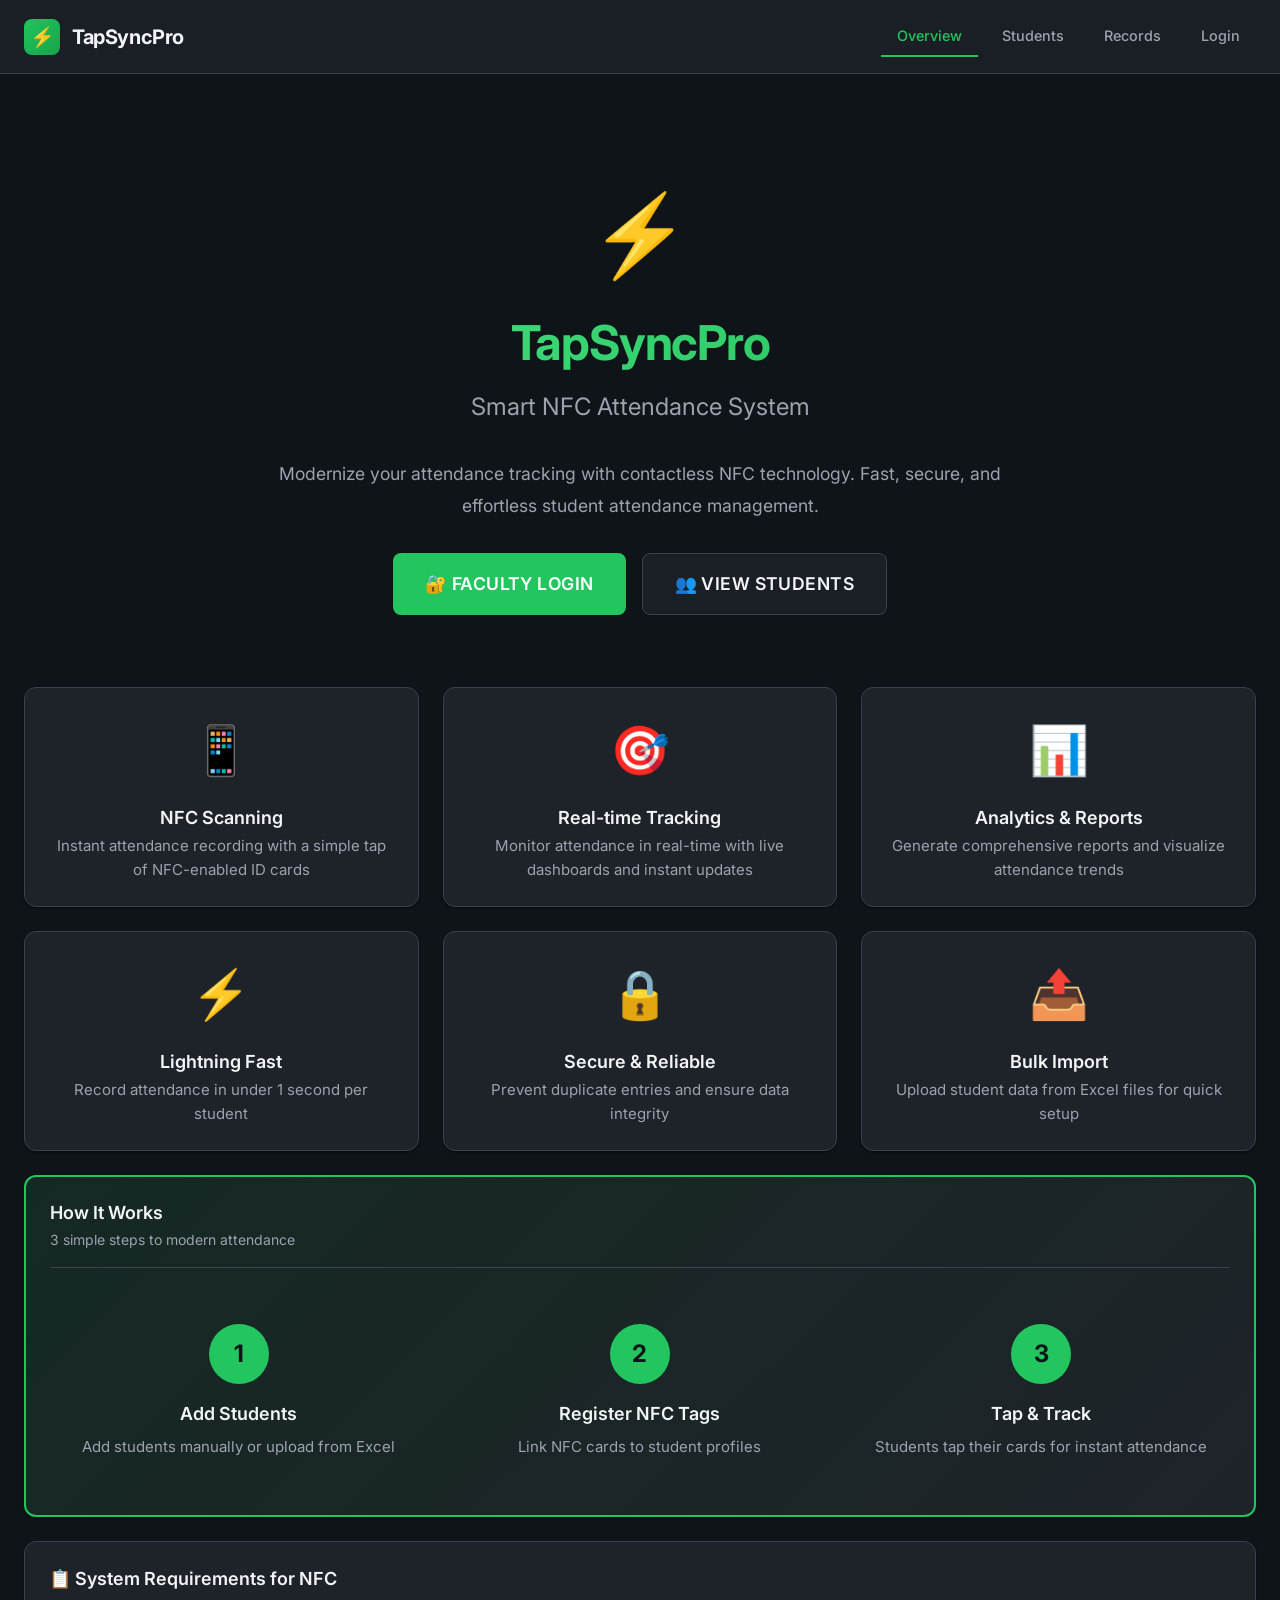
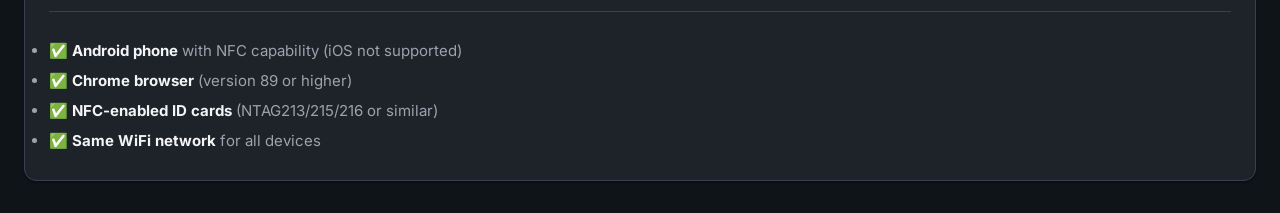
<file: src/static/index.html>
<!DOCTYPE html>
<html lang="en">

<head>
    <meta charset="UTF-8">
    <meta name="viewport" content="width=device-width, initial-scale=1.0">
    <title>TapSyncPro - Smart NFC Attendance System</title>
    <meta name="description" content="Modern NFC-based attendance system for educational institutions">
    <link href="https://fonts.googleapis.com/css2?family=Inter:wght@400;500;600;700&display=swap" rel="stylesheet">
    <link rel="stylesheet" href="css/styles-pro.css">
</head>

<body>
    <header class="header">
        <div class="container">
            <div class="header-content">
                <a href="index.html" class="logo">
                    <div class="logo-icon">⚡</div>
                    <span>TapSyncPro</span>
                </a>
                <nav class="nav">
                    <a href="index.html" class="nav-link active">Overview</a>
                    <a href="students.html" class="nav-link">Students</a>
                    <a href="attendance-records.html" class="nav-link">Records</a>
                    <a href="login.html" class="nav-link">Login</a>
                </nav>
            </div>
        </div>
    </header>

    <main class="main">
        <div class="container">
            <!-- Hero Section -->
            <div style="text-align: center; padding: 4rem 0 3rem; max-width: 800px; margin: 0 auto;">
                <div style="font-size: 5rem; margin-bottom: 1rem;">⚡</div>
                <h1
                    style="font-size: 3rem; margin-bottom: 1rem; background: linear-gradient(135deg, #4ade80 0%, #22c55e 100%); -webkit-background-clip: text; background-clip: text; -webkit-text-fill-color: transparent;">
                    TapSyncPro
                </h1>
                <p style="font-size: 1.5rem; color: var(--text-secondary); margin-bottom: 2rem;">
                    Smart NFC Attendance System
                </p>
                <p style="color: var(--text-secondary); font-size: 1.1rem; line-height: 1.8;">
                    Modernize your attendance tracking with contactless NFC technology.
                    Fast, secure, and effortless student attendance management.
                </p>
                <div style="margin-top: 2rem; display: flex; gap: 1rem; justify-content: center; flex-wrap: wrap;">
                    <a href="login.html" class="btn btn-primary" style="font-size: 1.1rem; padding: 1rem 2rem;">
                        🔐 Faculty Login
                    </a>
                    <a href="students.html" class="btn btn-secondary" style="font-size: 1.1rem; padding: 1rem 2rem;">
                        👥 View Students
                    </a>
                </div>
            </div>

            <!-- Features -->
            <div class="grid grid-3 mt-3">
                <div class="card" style="text-align: center;">
                    <div style="font-size: 3rem; margin-bottom: 1rem;">📱</div>
                    <h3 class="card-title">NFC Scanning</h3>
                    <p style="color: var(--text-secondary); line-height: 1.6;">
                        Instant attendance recording with a simple tap of NFC-enabled ID cards
                    </p>
                </div>

                <div class="card" style="text-align: center;">
                    <div style="font-size: 3rem; margin-bottom: 1rem;">🎯</div>
                    <h3 class="card-title">Real-time Tracking</h3>
                    <p style="color: var(--text-secondary); line-height: 1.6;">
                        Monitor attendance in real-time with live dashboards and instant updates
                    </p>
                </div>

                <div class="card" style="text-align: center;">
                    <div style="font-size: 3rem; margin-bottom: 1rem;">📊</div>
                    <h3 class="card-title">Analytics & Reports</h3>
                    <p style="color: var(--text-secondary); line-height: 1.6;">
                        Generate comprehensive reports and visualize attendance trends
                    </p>
                </div>

                <div class="card" style="text-align: center;">
                    <div style="font-size: 3rem; margin-bottom: 1rem;">⚡</div>
                    <h3 class="card-title">Lightning Fast</h3>
                    <p style="color: var(--text-secondary); line-height: 1.6;">
                        Record attendance in under 1 second per student
                    </p>
                </div>

                <div class="card" style="text-align: center;">
                    <div style="font-size: 3rem; margin-bottom: 1rem;">🔒</div>
                    <h3 class="card-title">Secure & Reliable</h3>
                    <p style="color: var(--text-secondary); line-height: 1.6;">
                        Prevent duplicate entries and ensure data integrity
                    </p>
                </div>

                <div class="card" style="text-align: center;">
                    <div style="font-size: 3rem; margin-bottom: 1rem;">📤</div>
                    <h3 class="card-title">Bulk Import</h3>
                    <p style="color: var(--text-secondary); line-height: 1.6;">
                        Upload student data from Excel files for quick setup
                    </p>
                </div>
            </div>

            <!-- How It Works -->
            <div class="card mt-3"
                style="background: linear-gradient(135deg, rgba(74, 222, 128, 0.1) 0%, var(--bg-card) 100%); border: 2px solid var(--primary);">
                <div class="card-header">
                    <h2 class="card-title">How It Works</h2>
                    <p class="card-subtitle">3 simple steps to modern attendance</p>
                </div>
                <div class="grid grid-3">
                    <div style="text-align: center; padding: 2rem 1rem;">
                        <div
                            style="width: 60px; height: 60px; border-radius: 50%; background: var(--primary); color: var(--bg-primary); display: flex; align-items: center; justify-content: center; font-size: 1.5rem; font-weight: 700; margin: 0 auto 1rem;">
                            1</div>
                        <h4>Add Students</h4>
                        <p style="color: var(--text-secondary); margin-top: 0.5rem;">
                            Add students manually or upload from Excel
                        </p>
                    </div>
                    <div style="text-align: center; padding: 2rem 1rem;">
                        <div
                            style="width: 60px; height: 60px; border-radius: 50%; background: var(--primary); color: var(--bg-primary); display: flex; align-items: center; justify-content: center; font-size: 1.5rem; font-weight: 700; margin: 0 auto 1rem;">
                            2</div>
                        <h4>Register NFC Tags</h4>
                        <p style="color: var(--text-secondary); margin-top: 0.5rem;">
                            Link NFC cards to student profiles
                        </p>
                    </div>
                    <div style="text-align: center; padding: 2rem 1rem;">
                        <div
                            style="width: 60px; height: 60px; border-radius: 50%; background: var(--primary); color: var(--bg-primary); display: flex; align-items: center; justify-content: center; font-size: 1.5rem; font-weight: 700; margin: 0 auto 1rem;">
                            3</div>
                        <h4>Tap & Track</h4>
                        <p style="color: var(--text-secondary); margin-top: 0.5rem;">
                            Students tap their cards for instant attendance
                        </p>
                    </div>
                </div>
            </div>

            <!-- System Requirements -->
            <div class="card mt-3">
                <div class="card-header">
                    <h3 class="card-title">📋 System Requirements for NFC</h3>
                </div>
                <ul style="line-height: 2; color: var(--text-secondary);">
                    <li>✅ <strong style="color: var(--text-primary);">Android phone</strong> with NFC capability (iOS
                        not supported)</li>
                    <li>✅ <strong style="color: var(--text-primary);">Chrome browser</strong> (version 89 or higher)
                    </li>
                    <li>✅ <strong style="color: var(--text-primary);">NFC-enabled ID cards</strong> (NTAG213/215/216 or
                        similar)</li>
                    <li>✅ <strong style="color: var(--text-primary);">Same WiFi network</strong> for all devices</li>
                </ul>
            </div>
        </div>
    </main>

    <script src="js/app.js"></script>
</body>

</html>
</file>
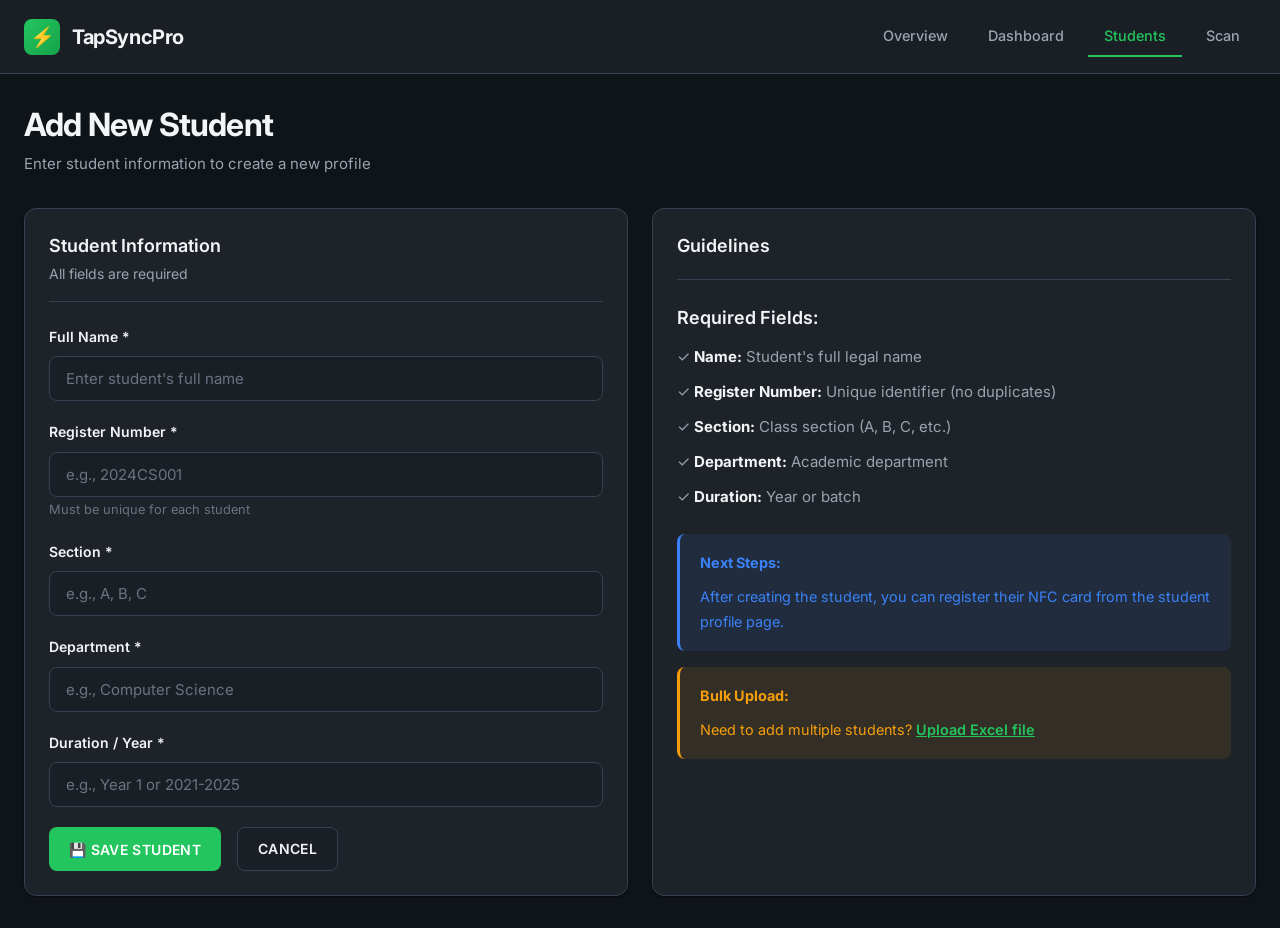
<file: src/static/add-student.html>
<!DOCTYPE html>
<html lang="en">

<head>
    <meta charset="UTF-8">
    <meta name="viewport" content="width=device-width, initial-scale=1.0">
    <title>Add Student - TapSyncPro</title>
    <link rel="stylesheet" href="css/styles-pro.css">
</head>

<body>
    <header class="header">
        <div class="container">
            <div class="header-content">
                <a href="index.html" class="logo">
                    <div class="logo-icon">⚡</div>
                    <span>TapSyncPro</span>
                </a>
                <nav class="nav">
                    <a href="index.html" class="nav-link">Overview</a>
                    <a href="dashboard.html" class="nav-link">Dashboard</a>
                    <a href="students.html" class="nav-link active">Students</a>
                    <a href="scan-attendance.html" class="nav-link">Scan</a>
                </nav>
            </div>
        </div>
    </header>

    <main class="main">
        <div class="container">
            <div style="margin-bottom: 2rem;">
                <h1>Add New Student</h1>
                <p style="color: var(--text-secondary); margin-top: 0.5rem;">Enter student information to create a new
                    profile</p>
            </div>

            <div id="alert-container"></div>

            <div class="grid grid-2">
                <div class="card">
                    <div class="card-header">
                        <h3 class="card-title">Student Information</h3>
                        <p class="card-subtitle">All fields are required</p>
                    </div>

                    <form id="student-form">
                        <div class="form-group">
                            <label class="form-label">Full Name *</label>
                            <input type="text" id="name" class="form-input" placeholder="Enter student's full name"
                                required>
                        </div>

                        <div class="form-group">
                            <label class="form-label">Register Number *</label>
                            <input type="text" id="register_number" class="form-input" placeholder="e.g., 2024CS001"
                                required>
                            <small style="color: var(--text-muted); font-size: 0.8rem;">Must be unique for each
                                student</small>
                        </div>

                        <div class="form-group">
                            <label class="form-label">Section *</label>
                            <input type="text" id="section" class="form-input" placeholder="e.g., A, B, C" required
                                maxlength="10">
                        </div>

                        <div class="form-group">
                            <label class="form-label">Department *</label>
                            <input type="text" id="department" class="form-input" placeholder="e.g., Computer Science"
                                required>
                        </div>

                        <div class="form-group">
                            <label class="form-label">Duration / Year *</label>
                            <input type="text" id="duration" class="form-input" placeholder="e.g., Year 1 or 2021-2025"
                                required>
                        </div>

                        <div class="flex gap-2">
                            <button type="submit" class="btn btn-primary" id="submit-btn">
                                💾 Save Student
                            </button>
                            <a href="students.html" class="btn btn-secondary">Cancel</a>
                        </div>
                    </form>
                </div>

                <div class="card">
                    <div class="card-header">
                        <h3 class="card-title">Guidelines</h3>
                    </div>
                    <div style="line-height: 1.8; color: var(--text-secondary);">
                        <h4 style="margin-bottom: 0.75rem; color: var(--text-primary);">Required Fields:</h4>
                        <ul style="list-style: none; padding-left: 0;">
                            <li style="margin-bottom: 0.5rem;">✓ <strong
                                    style="color: var(--text-primary);">Name:</strong> Student's full legal name</li>
                            <li style="margin-bottom: 0.5rem;">✓ <strong style="color: var(--text-primary);">Register
                                    Number:</strong> Unique identifier (no duplicates)</li>
                            <li style="margin-bottom: 0.5rem;">✓ <strong
                                    style="color: var(--text-primary);">Section:</strong> Class section (A, B, C, etc.)
                            </li>
                            <li style="margin-bottom: 0.5rem;">✓ <strong
                                    style="color: var(--text-primary);">Department:</strong> Academic department</li>
                            <li style="margin-bottom: 0.5rem;">✓ <strong
                                    style="color: var(--text-primary);">Duration:</strong> Year or batch</li>
                        </ul>

                        <div class="alert alert-info" style="margin-top: 1.5rem;">
                            <div>
                                <strong>Next Steps:</strong>
                                <p style="margin-top: 0.5rem;">After creating the student, you can register their NFC
                                    card from the student profile page.</p>
                            </div>
                        </div>

                        <div class="alert alert-warning" style="margin-top: 1rem;">
                            <div>
                                <strong>Bulk Upload:</strong>
                                <p style="margin-top: 0.5rem;">Need to add multiple students? <a
                                        href="upload-students.html"
                                        style="color: var(--primary); font-weight: 600;">Upload Excel file</a></p>
                            </div>
                        </div>
                    </div>
                </div>
            </div>
        </div>
    </main>

    <script src="js/app.js"></script>
    <script>
        const form = document.getElementById('student-form');
        const submitBtn = document.getElementById('submit-btn');
        const alertContainer = document.getElementById('alert-container');

        // Show alert function
        function showAlert(message, type = 'success') {
            const alert = document.createElement('div');
            alert.className = `alert alert-${type}`;
            alert.innerHTML = `
                <div>
                    <strong>${type === 'success' ? '✓ Success!' : '✗ Error!'}</strong>
                    <p style="margin-top: 0.25rem;">${message}</p>
                </div>
            `;
            alertContainer.innerHTML = '';
            alertContainer.appendChild(alert);

            // Scroll to top to show alert
            window.scrollTo({ top: 0, behavior: 'smooth' });

            // Auto-dismiss success alerts
            if (type === 'success') {
                setTimeout(() => {
                    alert.remove();
                }, 5000);
            }
        }

        form.addEventListener('submit', async (e) => {
            e.preventDefault();

            // Get form data
            const formData = {
                name: document.getElementById('name').value.trim(),
                register_number: document.getElementById('register_number').value.trim(),
                section: document.getElementById('section').value.trim(),
                department: document.getElementById('department').value.trim(),
                duration: document.getElementById('duration').value.trim()
            };

            // Validate all fields
            const errors = [];
            if (!formData.name) errors.push('Name is required');
            if (!formData.register_number) errors.push('Register number is required');
            if (!formData.section) errors.push('Section is required');
            if (!formData.department) errors.push('Department is required');
            if (!formData.duration) errors.push('Duration is required');

            if (errors.length > 0) {
                showAlert(errors.join('<br>'), 'error');
                return;
            }

            // Disable button
            submitBtn.disabled = true;
            submitBtn.innerHTML = '⏳ Saving...';

            try {
                const response = await APIClient.createStudent(formData);

                showAlert('Student created successfully! Redirecting to profile...', 'success');

                // Reset form
                form.reset();

                // Redirect to student profile after 1.5 seconds
                setTimeout(() => {
                    window.location.href = `student-profile.html?id=${response.student.id}`;
                }, 1500);

            } catch (error) {
                showAlert(error.message || 'Failed to create student. Please try again.', 'error');

                // Re-enable button
                submitBtn.disabled = false;
                submitBtn.innerHTML = '💾 Save Student';
            }
        });

        // Real-time validation
        const registerInput = document.getElementById('register_number');
        registerInput.addEventListener('blur', () => {
            const value = registerInput.value.trim();
            if (value && value.length < 3) {
                registerInput.style.borderColor = 'var(--error)';
            } else {
                registerInput.style.borderColor = '';
            }
        });
    </script>
</body>

</html>
</file>
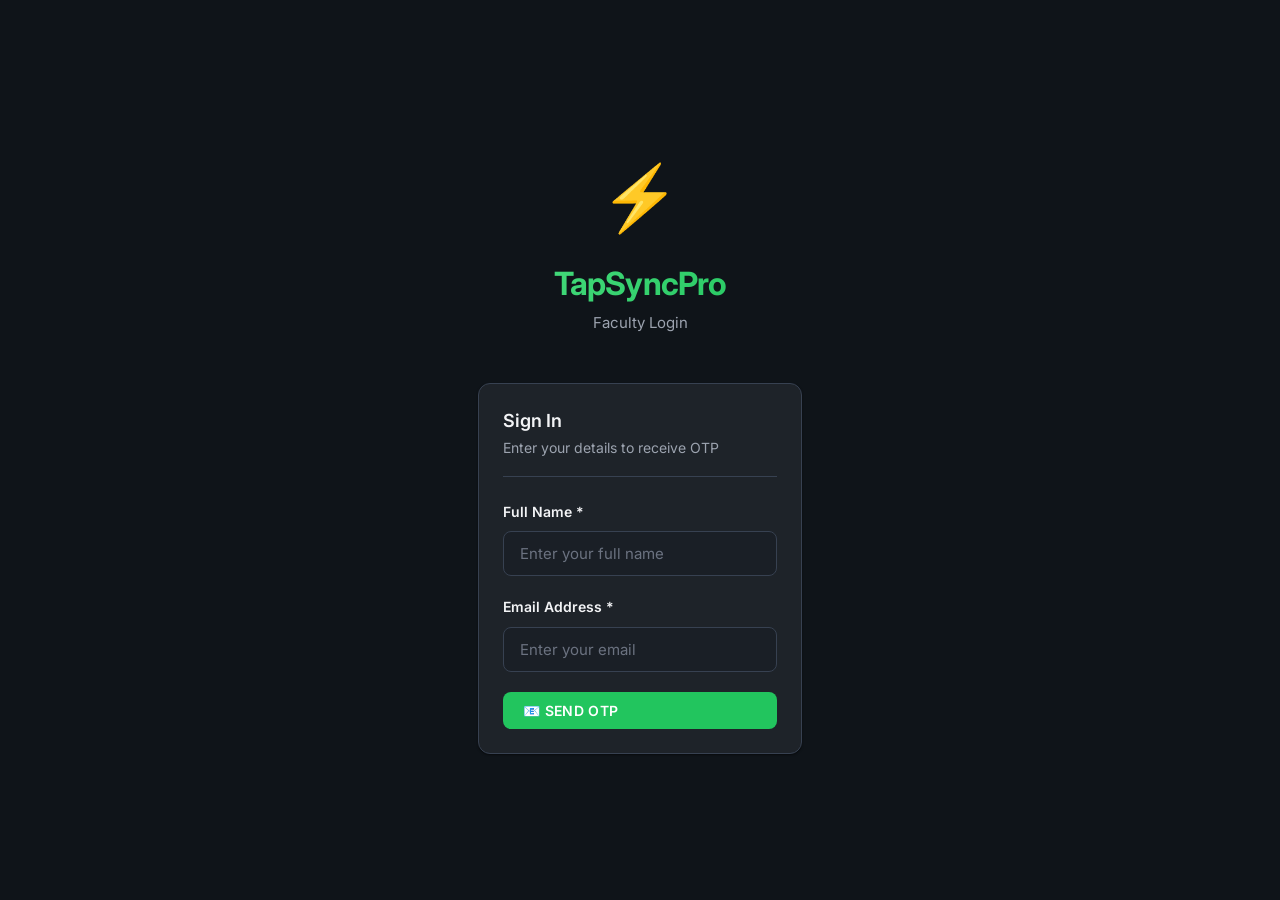
<file: src/static/login.html>
<!DOCTYPE html>
<html lang="en">

<head>
    <meta charset="UTF-8">
    <meta name="viewport" content="width=device-width, initial-scale=1.0">
    <title>Faculty Login - TapSyncPro</title>
    <meta name="description" content="Faculty login for TapSyncPro attendance system">
    <link href="https://fonts.googleapis.com/css2?family=Inter:wght@400;500;600;700&display=swap" rel="stylesheet">
    <link rel="stylesheet" href="css/styles-pro.css">
</head>

<body>
    <div class="main"
        style="min-height: 100vh; display: flex; align-items: center; justify-content: center; padding: 2rem;">
        <div class="container" style="max-width: 500px;">
            <!-- Logo -->
            <div style="text-align: center; margin-bottom: 3rem;">
                <div style="font-size: 4rem; margin-bottom: 1rem;">⚡</div>
                <h1
                    style="background: linear-gradient(135deg, #4ade80 0%, #22c55e 100%); -webkit-background-clip: text; background-clip: text; -webkit-text-fill-color: transparent; margin-bottom: 0.5rem;">
                    TapSyncPro
                </h1>
                <p style="color: var(--text-secondary);">Faculty Login</p>
            </div>

            <!-- Login Form -->
            <div class="card" id="login-form">
                <div class="card-header">
                    <h3 class="card-title">Sign In</h3>
                    <p class="card-subtitle">Enter your details to receive OTP</p>
                </div>

                <div class="form-group">
                    <label class="form-label">Full Name *</label>
                    <input type="text" id="faculty-name" class="form-input" placeholder="Enter your full name" required>
                </div>

                <div class="form-group">
                    <label class="form-label">Email Address *</label>
                    <input type="email" id="faculty-email" class="form-input" placeholder="Enter your email" required>
                </div>

                <button onclick="requestOTP()" class="btn btn-primary" style="width: 100%;">
                    📧 Send OTP
                </button>
            </div>

            <!-- OTP Verification Form -->
            <div class="card hidden" id="otp-form">
                <div class="card-header">
                    <h3 class="card-title">Verify OTP</h3>
                    <p class="card-subtitle">Enter the 6-digit code sent to your email</p>
                </div>

                <div class="alert alert-info" id="otp-display" style="margin-bottom: 1.5rem;">
                    <strong>Your OTP:</strong> <span id="otp-code"
                        style="font-size: 1.5rem; letter-spacing: 0.2em;">------</span>
                    <br><small style="color: var(--text-secondary);">In production, this would be sent to your
                        email</small>
                </div>

                <div class="form-group">
                    <label class="form-label">Enter OTP *</label>
                    <input type="text" id="otp-input" class="form-input" placeholder="Enter 6-digit OTP" maxlength="6"
                        style="font-size: 1.5rem; letter-spacing: 0.5em; text-align: center;">
                </div>

                <div class="form-group">
                    <label style="display: flex; align-items: center; gap: 0.5rem; cursor: pointer;">
                        <input type="checkbox" id="remember-me" style="width: 18px; height: 18px; cursor: pointer;">
                        <span>Remember me for 30 days</span>
                    </label>
                </div>

                <div style="display: flex; gap: 1rem;">
                    <button onclick="backToLogin()" class="btn btn-secondary" style="flex: 1;">
                        ← Back
                    </button>
                    <button onclick="verifyOTP()" class="btn btn-primary" style="flex: 2;">
                        ✓ Verify & Login
                    </button>
                </div>
            </div>
        </div>
    </div>

    <script src="js/app.js"></script>
    <script>
        let currentEmail = '';
        let currentName = '';
        let generatedOTP = '';

        // Check for remember token on page load
        window.addEventListener('DOMContentLoaded', () => {
            checkRememberToken();
        });

        async function checkRememberToken() {
            const savedEmail = localStorage.getItem('faculty_email');
            const savedToken = localStorage.getItem('remember_token');

            if (savedEmail && savedToken) {
                try {
                    const response = await fetch('/api/faculty/verify-token', {
                        method: 'POST',
                        headers: { 'Content-Type': 'application/json' },
                        body: JSON.stringify({
                            email: savedEmail,
                            token: savedToken
                        })
                    });

                    if (response.ok) {
                        const data = await response.json();
                        // Store faculty info and redirect
                        sessionStorage.setItem('faculty_info', JSON.stringify(data.faculty));
                        window.location.href = 'scan-attendance.html';
                    } else {
                        // Token expired or invalid, clear storage
                        localStorage.removeItem('faculty_email');
                        localStorage.removeItem('remember_token');
                    }
                } catch (error) {
                    console.error('Token verification failed:', error);
                }
            }
        }

        async function requestOTP() {
            currentName = document.getElementById('faculty-name').value.trim();
            currentEmail = document.getElementById('faculty-email').value.trim();

            if (!currentName) {
                UI.showAlert('Please enter your name', 'error');
                return;
            }

            if (!currentEmail) {
                UI.showAlert('Please enter your email', 'error');
                return;
            }

            // Basic email validation
            const emailRegex = /^[^\s@]+@[^\s@]+\.[^\s@]+$/;
            if (!emailRegex.test(currentEmail)) {
                UI.showAlert('Please enter a valid email address', 'error');
                return;
            }

            try {
                const response = await fetch('/api/faculty/login', {
                    method: 'POST',
                    headers: { 'Content-Type': 'application/json' },
                    body: JSON.stringify({
                        name: currentName,
                        email: currentEmail
                    })
                });

                const data = await response.json();

                if (response.ok) {
                    generatedOTP = data.otp;
                    document.getElementById('otp-code').textContent = generatedOTP;

                    // Show OTP form, hide login form
                    document.getElementById('login-form').classList.add('hidden');
                    document.getElementById('otp-form').classList.remove('hidden');

                    UI.showAlert('OTP sent successfully!', 'success');
                } else {
                    UI.showAlert(data.error || 'Failed to send OTP', 'error');
                }
            } catch (error) {
                UI.showAlert('Network error. Please try again.', 'error');
                console.error('Error:', error);
            }
        }

        async function verifyOTP() {
            const otpInput = document.getElementById('otp-input').value.trim();
            const rememberMe = document.getElementById('remember-me').checked;

            if (!otpInput) {
                UI.showAlert('Please enter the OTP', 'error');
                return;
            }

            if (otpInput.length !== 6) {
                UI.showAlert('OTP must be 6 digits', 'error');
                return;
            }

            try {
                const response = await fetch('/api/faculty/verify-otp', {
                    method: 'POST',
                    headers: { 'Content-Type': 'application/json' },
                    body: JSON.stringify({
                        email: currentEmail,
                        otp: otpInput,
                        remember_me: rememberMe
                    })
                });

                const data = await response.json();

                if (response.ok) {
                    // Store faculty info in session
                    sessionStorage.setItem('faculty_info', JSON.stringify(data.faculty));

                    // If remember me, store token
                    if (rememberMe && data.remember_token) {
                        localStorage.setItem('faculty_email', currentEmail);
                        localStorage.setItem('remember_token', data.remember_token);
                    }

                    UI.showAlert('Login successful! Redirecting...', 'success');

                    // Redirect to scan page
                    setTimeout(() => {
                        window.location.href = 'scan-attendance.html';
                    }, 1000);
                } else {
                    UI.showAlert(data.error || 'Invalid OTP', 'error');
                }
            } catch (error) {
                UI.showAlert('Network error. Please try again.', 'error');
                console.error('Error:', error);
            }
        }

        function backToLogin() {
            document.getElementById('login-form').classList.remove('hidden');
            document.getElementById('otp-form').classList.add('hidden');
            document.getElementById('otp-input').value = '';
        }

        // Allow Enter key to submit
        document.addEventListener('keypress', (e) => {
            if (e.key === 'Enter') {
                if (!document.getElementById('login-form').classList.contains('hidden')) {
                    requestOTP();
                } else if (!document.getElementById('otp-form').classList.contains('hidden')) {
                    verifyOTP();
                }
            }
        });
    </script>
</body>

</html>
</file>
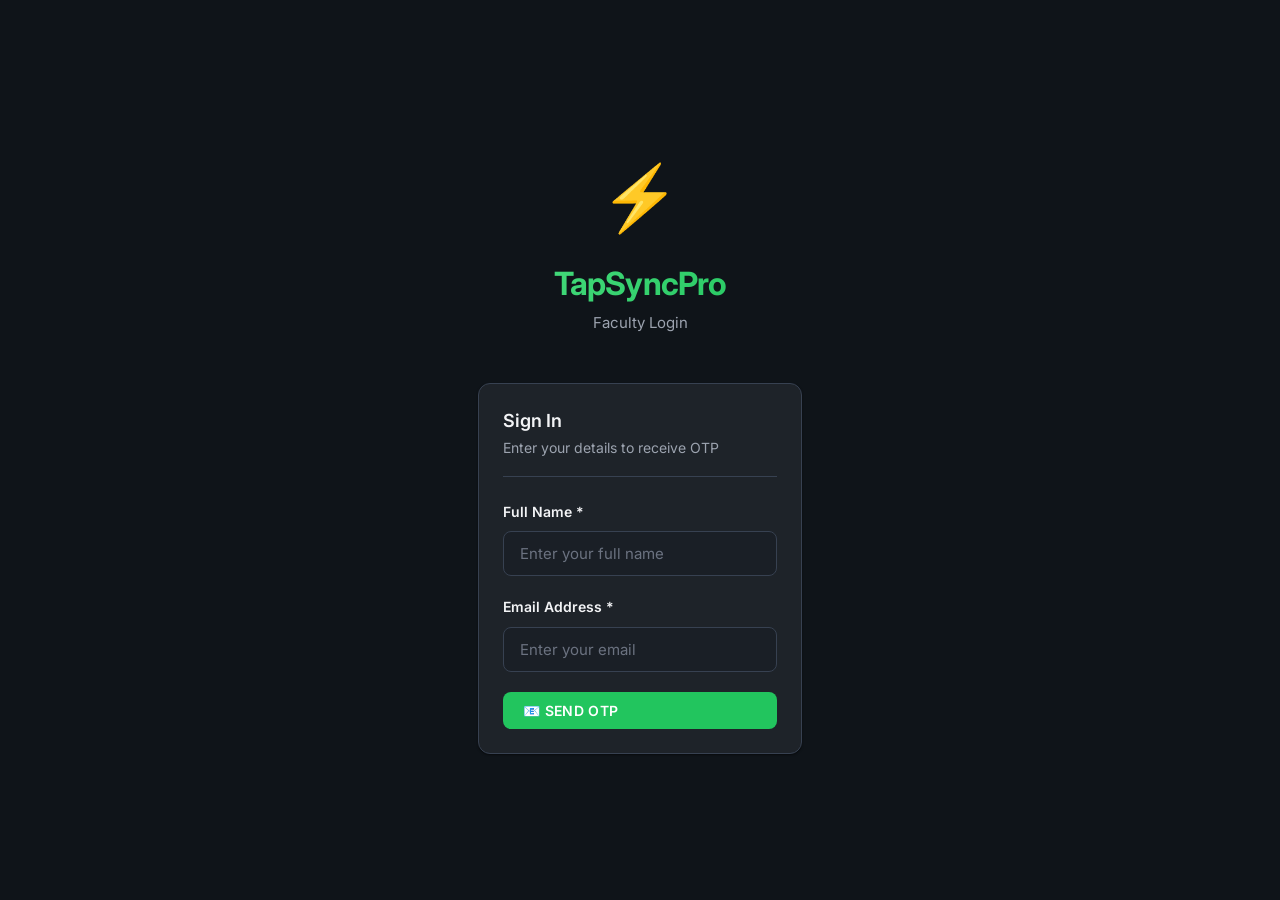
<file: src/static/scan-attendance.html>
<!DOCTYPE html>
<html lang="en">

<head>
    <meta charset="UTF-8">
    <meta name="viewport" content="width=device-width, initial-scale=1.0">
    <title>Scan Attendance - TapSyncPro</title>
    <link href="https://fonts.googleapis.com/css2?family=Inter:wght@400;500;600;700&display=swap" rel="stylesheet">
    <link rel="stylesheet" href="css/styles-pro.css">
</head>

<body>
    <header class="header">
        <div class="container">
            <div class="header-content">
                <a href="index.html" class="logo">
                    <div class="logo-icon">⚡</div>
                    <span>TapSyncPro</span>
                </a>
                <nav class="nav">
                    <a href="index.html" class="nav-link">Overview</a>
                    <a href="dashboard.html" class="nav-link">Dashboard</a>
                    <a href="students.html" class="nav-link">Students</a>
                    <a href="attendance-records.html" class="nav-link">Records</a>
                    <a href="scan-attendance.html" class="nav-link active">Scan</a>
                </nav>
            </div>
        </div>
    </header>

    <main class="main">
        <div class="container">
            <div class="flex-between mb-3">
                <h1>📱 Scan Attendance</h1>
                <button onclick="logout()" class="btn btn-secondary">🚪 Logout</button>
            </div>

            <!-- Faculty Info Display -->
            <div class="card mb-3" id="faculty-info-card">
                <div style="display: flex; align-items: center; gap: 1rem;">
                    <div
                        style="width: 50px; height: 50px; border-radius: 50%; background: var(--primary); color: var(--bg-primary); display: flex; align-items: center; justify-content: center; font-size: 1.5rem; font-weight: 700;">
                        <span id="faculty-initial">?</span>
                    </div>
                    <div style="flex: 1;">
                        <strong id="faculty-name-display">Loading...</strong><br>
                        <span class="text-secondary" id="faculty-email-display"></span>
                    </div>
                </div>
            </div>

            <!-- Session Configuration -->
            <div class="card mb-3" id="session-config">
                <div class="card-header">
                    <h3 class="card-title">Session Configuration</h3>
                    <p class="card-subtitle">Configure attendance session details</p>
                </div>

                <div class="form-group">
                    <label class="form-label">Section *</label>
                    <select id="section-select" class="form-input">
                        <option value="">Select Section</option>
                        <option value="S-01">S-01</option>
                        <option value="S-02">S-02</option>
                        <option value="S-03">S-03</option>
                        <option value="S-04">S-04</option>
                        <option value="S-05">S-05</option>
                        <option value="S-06">S-06</option>
                        <option value="S-07">S-07</option>
                        <option value="S-08">S-08</option>
                        <option value="S-09">S-09</option>
                        <option value="S-10">S-10</option>
                        <option value="S-11">S-11</option>
                        <option value="S-12">S-12</option>
                        <option value="S-13">S-13</option>
                        <option value="S-14">S-14</option>
                        <option value="S-15">S-15</option>
                        <option value="S-16">S-16</option>
                        <option value="S-17">S-17</option>
                        <option value="S-18">S-18</option>
                        <option value="S-19">S-19</option>
                        <option value="S-20">S-20</option>
                    </select>
                </div>

                <div class="form-group">
                    <label class="form-label">Subject *</label>
                    <select id="subject-select" class="form-input">
                        <option value="">Select Subject</option>
                        <option value="Operating System">Operating System</option>
                        <option value="Engineering Mathematics">Engineering Mathematics</option>
                        <option value="Computer Networks">Computer Networks</option>
                        <option value="DAA">Design and Analysis of Algorithms (DAA)</option>
                        <option value="ACD">Advanced Computer Design (ACD)</option>
                        <option value="DSA">Data Structures and Algorithms (DSA)</option>
                        <option value="Java">Java Programming</option>
                        <option value="Python">Python Programming</option>
                    </select>
                </div>

                <div class="form-group">
                    <label class="form-label">Date *</label>
                    <input type="date" id="date-select" class="form-input" required>
                </div>

                <div class="form-group">
                    <label class="form-label">Class Time *</label>
                    <select id="time-select" class="form-input">
                        <option value="">Select Class Time</option>
                        <option value="09:00-09:50">09:00 AM - 09:50 AM</option>
                        <option value="10:00-10:50">10:00 AM - 10:50 AM</option>
                        <option value="11:00-11:50">11:00 AM - 11:50 AM</option>
                        <option value="12:00-12:50">12:00 PM - 12:50 PM</option>
                        <option value="13:00-13:50">01:00 PM - 01:50 PM</option>
                        <option value="14:00-14:50">02:00 PM - 02:50 PM</option>
                        <option value="15:00-15:50">03:00 PM - 03:50 PM</option>
                        <option value="16:00-16:50">04:00 PM - 04:50 PM</option>
                    </select>
                </div>

                <button onclick="startScanning()" class="btn btn-primary" style="width: 100%;">
                    🚀 Start Scanning
                </button>
            </div>

            <!-- NFC Scan Area -->
            <div id="scan-section" class="hidden">
                <!-- Session Info -->
                <div class="card mb-3"
                    style="background: linear-gradient(135deg, rgba(74, 222, 128, 0.1) 0%, var(--bg-card) 100%); border: 2px solid var(--primary);">
                    <div
                        style="display: grid; grid-template-columns: repeat(auto-fit, minmax(150px, 1fr)); gap: 1rem; align-items: center;">
                        <div>
                            <strong>Section:</strong> <span id="current-section" class="badge badge-success">-</span>
                        </div>
                        <div>
                            <strong>Subject:</strong> <span id="current-subject" class="badge badge-info">-</span>
                        </div>
                        <div>
                            <strong>Date:</strong> <span id="current-date" class="badge badge-info">-</span>
                        </div>
                        <div>
                            <strong>Time:</strong> <span id="current-time" class="badge badge-info">-</span>
                        </div>
                    </div>
                </div>

                <div class="card mb-3"
                    style="background: linear-gradient(135deg, rgba(74, 222, 128, 0.1) 0%, var(--bg-card) 100%); border: 2px solid var(--primary);">
                    <div style="text-align: center; padding: 3rem 1rem;">
                        <div style="font-size: 4rem; margin-bottom: 1rem; animation: pulse 2s ease-in-out infinite;">
                            📱
                        </div>
                        <h2 style="color: var(--primary); margin-bottom: 0.5rem;">Ready to Scan</h2>
                        <div class="nfc-status" id="scan-status"
                            style="font-size: 1.1rem; color: var(--text-secondary);">
                            Tap an NFC card near your device
                        </div>
                    </div>
                </div>

                <div class="flex gap-2 mb-3">
                    <button onclick="stopScanning()" class="btn btn-secondary" style="flex: 1;">
                        ⏸️ Stop Scanning
                    </button>
                    <button onclick="clearLog()" class="btn btn-secondary" style="flex: 1;">
                        🗑️ Clear Log
                    </button>
                </div>

                <!-- Scan Log -->
                <div class="card">
                    <div class="card-header">
                        <h3 class="card-title">Scan Log</h3>
                        <p class="card-subtitle">Recent scans will appear here</p>
                    </div>
                    <div id="scan-log">
                        <p class="text-secondary text-center" style="padding: 2rem;">
                            No scans yet. Start tapping ID cards to record attendance.
                        </p>
                    </div>
                </div>
            </div>
        </div>
    </main>

    <style>
        @keyframes pulse {

            0%,
            100% {
                transform: scale(1);
                opacity: 1;
            }

            50% {
                transform: scale(1.1);
                opacity: 0.8;
            }
        }
    </style>

    <script src="js/app.js"></script>
    <script src="js/nfc-handler.js"></script>
    <script>
        let nfcHandler = null;
        let facultyInfo = null;
        let currentSection = '';
        let currentSubject = '';
        let currentDate = '';
        let currentTime = '';
        let scanLog = [];

        // Check authentication on page load
        window.addEventListener('DOMContentLoaded', () => {
            checkAuthentication();
        });

        function checkAuthentication() {
            const storedInfo = sessionStorage.getItem('faculty_info');

            if (!storedInfo) {
                // Not logged in, redirect to login
                window.location.href = 'login.html';
                return;
            }

            facultyInfo = JSON.parse(storedInfo);

            // Display faculty info
            document.getElementById('faculty-name-display').textContent = facultyInfo.name;
            document.getElementById('faculty-email-display').textContent = facultyInfo.email;
            document.getElementById('faculty-initial').textContent = facultyInfo.name.charAt(0).toUpperCase();

            // Set default date to today
            const today = new Date().toISOString().split('T')[0];
            document.getElementById('date-select').value = today;
        }

        function logout() {
            if (confirm('Are you sure you want to logout?')) {
                // Clear session
                sessionStorage.removeItem('faculty_info');

                // Optionally clear remember token
                const email = localStorage.getItem('faculty_email');
                if (email) {
                    fetch('/api/faculty/logout', {
                        method: 'POST',
                        headers: { 'Content-Type': 'application/json' },
                        body: JSON.stringify({ email })
                    }).catch(err => console.error('Logout error:', err));

                    localStorage.removeItem('faculty_email');
                    localStorage.removeItem('remember_token');
                }

                // Redirect to login
                window.location.href = 'login.html';
            }
        }

        function startScanning() {
            currentSection = document.getElementById('section-select').value;
            currentSubject = document.getElementById('subject-select').value;
            currentDate = document.getElementById('date-select').value;
            currentTime = document.getElementById('time-select').value;

            if (!currentSection) {
                UI.showAlert('Please select a section', 'error');
                return;
            }

            if (!currentSubject) {
                UI.showAlert('Please select a subject', 'error');
                return;
            }

            if (!currentDate) {
                UI.showAlert('Please select a date', 'error');
                return;
            }

            if (!currentTime) {
                UI.showAlert('Please select a class time', 'error');
                return;
            }

            // Check NFC support only when user wants to scan
            if (!('NDEFReader' in window)) {
                UI.showAlert('NFC not supported. Make sure you are using Chrome on Android and NFC is enabled in your phone settings.', 'error');
                return;
            }

            // Initialize NFC handler
            nfcHandler = new NFCHandler();

            // Update session info display
            document.getElementById('current-section').textContent = currentSection;
            document.getElementById('current-subject').textContent = currentSubject;
            document.getElementById('current-date').textContent = new Date(currentDate).toLocaleDateString('en-IN');
            document.getElementById('current-time').textContent = currentTime;

            // Hide config section, show scan section
            document.getElementById('session-config').classList.add('hidden');
            document.getElementById('scan-section').classList.remove('hidden');

            // Start NFC scanning
            startNFCScan();
        }

        async function startNFCScan() {
            updateStatus('🔍 Scanning... Tap an ID card');

            try {
                await nfcHandler.readTag(
                    async (tagData) => {
                        updateStatus('✅ Tag detected! Processing...');

                        try {
                            // Record attendance with section, subject, date, and time
                            const result = await APIClient.recordAttendance({
                                nfc_tag_id: tagData.tagId,
                                faculty_name: facultyInfo.name,
                                section: currentSection,
                                subject: currentSubject,
                                date: currentDate,
                                time: currentTime
                            });

                            // Add to log
                            addToLog({
                                success: true,
                                student: result.attendance.student_name,
                                registerNumber: result.attendance.register_number,
                                section: currentSection,
                                subject: currentSubject,
                                date: currentDate,
                                time: currentTime,
                                timestamp: new Date().toLocaleTimeString(),
                                message: 'Attendance recorded successfully'
                            });

                            updateStatus('✅ Success! Ready for next scan...');

                        } catch (error) {
                            addToLog({
                                success: false,
                                message: error.message,
                                timestamp: new Date().toLocaleTimeString()
                            });

                            updateStatus('❌ Error! Ready for next scan...');
                        }
                    },
                    (error) => {
                        updateStatus('❌ NFC Error: ' + error.message);
                        UI.showAlert('NFC Error: ' + error.message, 'error');
                    }
                );
            } catch (error) {
                updateStatus('❌ Failed to start scanning');
                UI.showAlert('Failed to start NFC scan: ' + error.message, 'error');
            }
        }

        function stopScanning() {
            if (nfcHandler) {
                nfcHandler.stopScan();
            }

            document.getElementById('session-config').classList.remove('hidden');
            document.getElementById('scan-section').classList.add('hidden');
            updateStatus('Ready to scan...');
        }

        function updateStatus(message) {
            document.getElementById('scan-status').textContent = message;
        }

        function addToLog(entry) {
            scanLog.unshift(entry);
            renderLog();
        }

        function renderLog() {
            const logDiv = document.getElementById('scan-log');

            if (scanLog.length === 0) {
                logDiv.innerHTML = `
                    <p class="text-secondary text-center" style="padding: 2rem;">
                        No scans yet. Start tapping ID cards to record attendance.
                    </p>
                `;
                return;
            }

            logDiv.innerHTML = scanLog.map(entry => `
                <div style="padding: 1rem; border-bottom: 1px solid var(--border); background: ${entry.success ? 'rgba(74, 222, 128, 0.1)' : 'rgba(239, 68, 68, 0.1)'};">
                    <div class="flex-between">
                        <div>
                            ${entry.success ? `
                                <strong style="color: var(--success);">✅ ${entry.student}</strong><br>
                                <span class="text-secondary">${entry.registerNumber}</span><br>
                                <small class="text-secondary">Section: ${entry.section} | Subject: ${entry.subject}</small><br>
                                <small class="text-secondary">📅 ${entry.date} | ⏰ ${entry.time}</small>
                            ` : `
                                <strong style="color: var(--error);">❌ Failed</strong><br>
                                <span class="text-secondary">${entry.message}</span>
                            `}
                        </div>
                        <div class="text-right">
                            <span class="badge ${entry.success ? 'badge-success' : 'badge-error'}">${entry.timestamp}</span>
                        </div>
                    </div>
                </div>
            `).join('');
        }

        function clearLog() {
            if (confirm('Clear all scan logs?')) {
                scanLog = [];
                renderLog();
            }
        }
    </script>
</body>

</html>
</file>
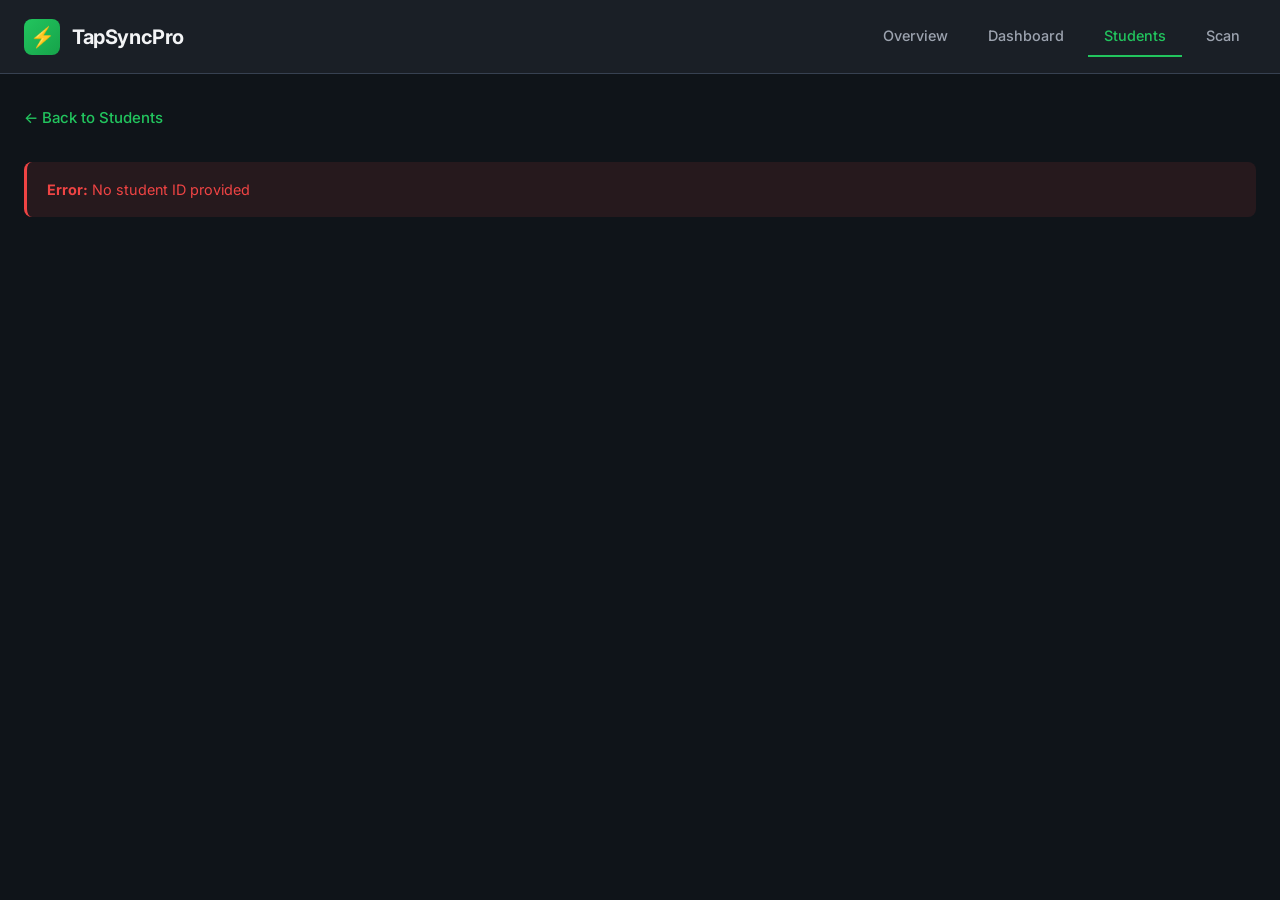
<file: src/static/student-profile.html>
<!DOCTYPE html>
<html lang="en">

<head>
    <meta charset="UTF-8">
    <meta name="viewport" content="width=device-width, initial-scale=1.0">
    <title>Student Profile - TapSyncPro</title>
    <link rel="stylesheet" href="css/styles-pro.css">
</head>

<body>
    <header class="header">
        <div class="container">
            <div class="header-content">
                <a href="index.html" class="logo">
                    <div class="logo-icon">⚡</div>
                    <span>TapSyncPro</span>
                </a>
                <nav class="nav">
                    <a href="index.html" class="nav-link">Overview</a>
                    <a href="dashboard.html" class="nav-link">Dashboard</a>
                    <a href="students.html" class="nav-link active">Students</a>
                    <a href="scan-attendance.html" class="nav-link">Scan</a>
                </nav>
            </div>
        </div>
    </header>

    <main class="main">
        <div class="container">
            <div style="margin-bottom: 2rem;">
                <a href="students.html" style="color: var(--primary); text-decoration: none; font-weight: 500;">
                    ← Back to Students
                </a>
            </div>

            <div id="alert-container"></div>

            <div id="profile-container">
                <div class="loading-container">
                    <div class="spinner"></div>
                </div>
            </div>
        </div>
    </main>

    <script src="js/app.js"></script>
    <script src="js/nfc-handler.js"></script>
    <script>
        const urlParams = new URLSearchParams(window.location.search);
        const studentId = urlParams.get('id');
        let currentStudent = null;
        let nfcHandler = null;

        function showAlert(message, type = 'success') {
            const container = document.getElementById('alert-container');
            const alert = document.createElement('div');
            alert.className = `alert alert-${type}`;
            alert.innerHTML = `
                <div>
                    <strong>${type === 'success' ? '✓ Success!' : '✗ Error!'}</strong>
                    <p style="margin-top: 0.25rem;">${message}</p>
                </div>
            `;
            container.innerHTML = '';
            container.appendChild(alert);
            window.scrollTo({ top: 0, behavior: 'smooth' });

            if (type === 'success') {
                setTimeout(() => alert.remove(), 5000);
            }
        }

        async function loadStudent() {
            if (!studentId) {
                document.getElementById('profile-container').innerHTML = `
                    <div class="alert alert-error">
                        <div><strong>Error:</strong> No student ID provided</div>
                    </div>
                `;
                return;
            }

            try {
                const data = await APIClient.getStudent(studentId);
                currentStudent = data.student;
                displayProfile(currentStudent);
                loadAttendance(studentId);
            } catch (error) {
                document.getElementById('profile-container').innerHTML = `
                    <div class="alert alert-error">
                        <div>
                            <strong>Error loading student</strong>
                            <p style="margin-top: 0.5rem;">${error.message}</p>
                        </div>
                    </div>
                `;
            }
        }

        function displayProfile(student) {
            const container = document.getElementById('profile-container');

            const html = `
                <div class="grid grid-3" style="margin-bottom: 1.5rem;">
                    <div class="card" style="grid-column: span 2;">
                        <div class="card-header">
                            <h2 class="card-title">${student.name}</h2>
                            <p class="card-subtitle">Register Number: ${student.register_number}</p>
                        </div>
                        <div class="grid grid-2" style="gap: 1.5rem;">
                            <div>
                                <div style="margin-bottom: 1rem;">
                                    <label style="display: block; font-size: 0.75rem; color: var(--text-secondary); margin-bottom: 0.25rem; text-transform: uppercase; letter-spacing: 0.05em;">Section</label>
                                    <div style="font-size: 1.125rem; font-weight: 600;">${student.section}</div>
                                </div>
                                <div style="margin-bottom: 1rem;">
                                    <label style="display: block; font-size: 0.75rem; color: var(--text-secondary); margin-bottom: 0.25rem; text-transform: uppercase; letter-spacing: 0.05em;">Department</label>
                                    <div style="font-size: 1.125rem; font-weight: 600;">${student.department}</div>
                                </div>
                            </div>
                            <div>
                                <div style="margin-bottom: 1rem;">
                                    <label style="display: block; font-size: 0.75rem; color: var(--text-secondary); margin-bottom: 0.25rem; text-transform: uppercase; letter-spacing: 0.05em;">Duration</label>
                                    <div style="font-size: 1.125rem; font-weight: 600;">${student.duration}</div>
                                </div>
                                <div>
                                    <label style="display: block; font-size: 0.75rem; color: var(--text-secondary); margin-bottom: 0.25rem; text-transform: uppercase; letter-spacing: 0.05em;">Member Since</label>
                                    <div style="font-size: 1.125rem; font-weight: 600;">${new Date(student.created_at).toLocaleDateString()}</div>
                                </div>
                            </div>
                        </div>
                    </div>

                    <div class="card">
                        <div class="card-header">
                            <h3 class="card-title">NFC Registration</h3>
                        </div>
                        <div id="nfc-status-container">
                            ${student.nfc_tag_id ? `
                                <div class="alert alert-success" style="margin-bottom: 1rem;">
                                    <div>
                                        <strong>✓ NFC Registered</strong>
                                        <p style="margin-top: 0.5rem; font-family: monospace; font-size: 0.8rem;">${student.nfc_tag_id}</p>
                                    </div>
                                </div>
                                <button onclick="unregisterNFC()" class="btn btn-danger" style="width: 100%;">
                                    Remove NFC Tag
                                </button>
                            ` : `
                                <div class="alert alert-warning" style="margin-bottom: 1rem;">
                                    <div>
                                        <strong>⚠ No NFC Tag</strong>
                                        <p style="margin-top: 0.5rem;">Register an NFC card to enable scanning</p>
                                    </div>
                                </div>
                                <button onclick="startNFCRegistration()" class="btn btn-primary" style="width: 100%;">
                                    📱 Register NFC Tag
                                </button>
                            `}
                        </div>
                    </div>
                </div>

                <div class="card">
                    <div class="card-header">
                        <h3 class="card-title">Recent Attendance</h3>
                        <p class="card-subtitle">Last 10 attendance records</p>
                    </div>
                    <div id="attendance-container">
                        <div class="loading-container">
                            <div class="spinner"></div>
                        </div>
                    </div>
                </div>
            `;

            container.innerHTML = html;
        }

        async function startNFCRegistration() {
            // Check if NFC is supported
            if (!('NDEFReader' in window)) {
                showAlert('NFC is not supported. Make sure you are using Chrome on Android and NFC is enabled.', 'error');
                return;
            }

            nfcHandler = new NFCHandler();

            showAlert('Ready to scan! Tap the NFC card near your device...', 'info');

            try {
                await nfcHandler.readTag(
                    async (tagData) => {
                        try {
                            const result = await APIClient.registerNFC(studentId, tagData.tagId);
                            showAlert('NFC tag registered successfully!', 'success');

                            // Reload student data
                            setTimeout(() => {
                                loadStudent();
                            }, 1000);

                        } catch (error) {
                            showAlert(error.message, 'error');
                        }
                    },
                    (error) => {
                        showAlert('NFC scan failed: ' + error.message, 'error');
                    }
                );
            } catch (error) {
                showAlert('Failed to start NFC scan: ' + error.message, 'error');
            }
        }

        async function unregisterNFC() {
            if (!confirm('Remove NFC tag registration from this student?')) {
                return;
            }

            try {
                // Register with empty tag ID to unregister
                await APIClient.registerNFC(studentId, '');
                showAlert('NFC tag removed successfully', 'success');
                loadStudent();
            } catch (error) {
                showAlert('Failed to remove NFC tag', 'error');
            }
        }

        async function loadAttendance(studentId) {
            const container = document.getElementById('attendance-container');

            try {
                const data = await APIClient.getStudentAttendance(studentId, 10);

                if (data.attendance.length === 0) {
                    container.innerHTML = `
                        <div style="text-align: center; padding: 2rem; color: var(--text-secondary);">
                            <div style="font-size: 2rem; margin-bottom: 0.5rem;">📊</div>
                            <p>No attendance records yet</p>
                        </div>
                    `;
                    return;
                }

                const tableHtml = `
                    <div class="table-container">
                        <table class="table">
                            <thead>
                                <tr>
                                    <th>Date & Time</th>
                                    <th>Recorded By</th>
                                    <th>Status</th>
                                </tr>
                            </thead>
                            <tbody>
                                ${data.attendance.map(record => `
                                    <tr>
                                        <td><strong>${UI.formatDate(record.timestamp)}</strong></td>
                                        <td>${record.recorded_by}</td>
                                        <td><span class="badge badge-success">Present</span></td>
                                    </tr>
                                `).join('')}
                            </tbody>
                        </table>
                    </div>
                `;

                container.innerHTML = tableHtml;

            } catch (error) {
                container.innerHTML = `
                    <div class="alert alert-error">
                        <div><strong>Error loading attendance:</strong> ${error.message}</div>
                    </div>
                `;
            }
        }

        // Load student on page load
        loadStudent();
    </script>
</body>

</html>
</file>
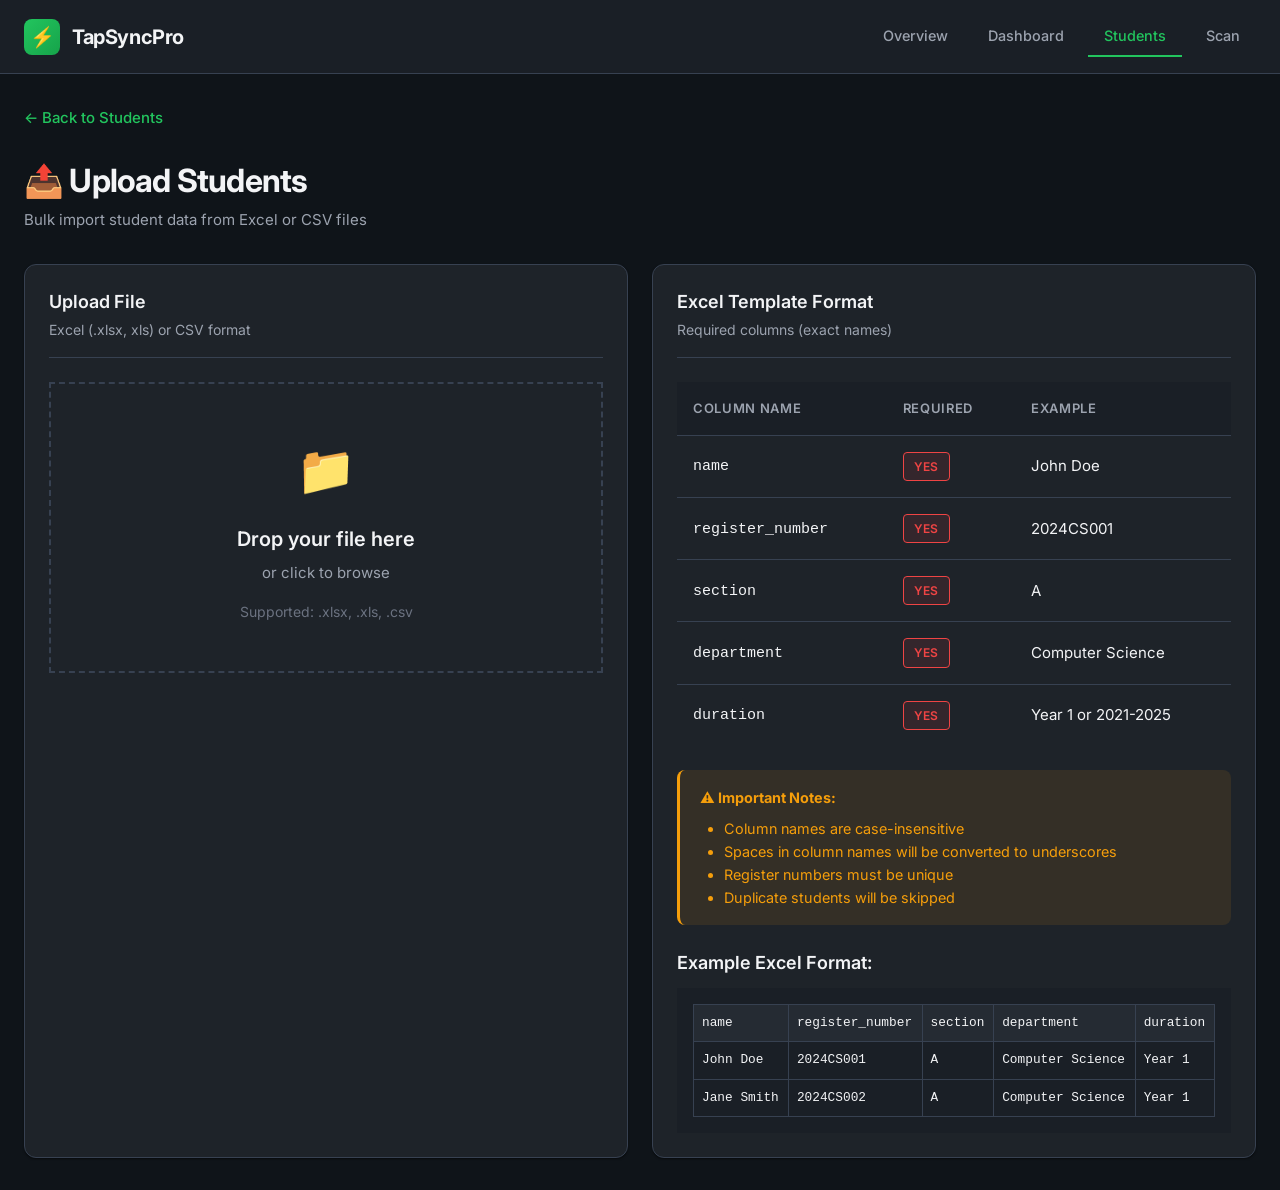
<file: src/static/upload-students.html>
<!DOCTYPE html>
<html lang="en">

<head>
    <meta charset="UTF-8">
    <meta name="viewport" content="width=device-width, initial-scale=1.0">
    <title>Upload Students - TapSyncPro</title>
    <link rel="stylesheet" href="css/styles-pro.css">
    <style>
        .file-upload {
            border: 2px dashed var(--border);
            padding: 3rem;
            text-align: center;
            cursor: pointer;
            transition: var(--transition);
        }

        .file-upload:hover {
            border-color: var(--primary);
            background: var(--primary-subtle);
        }

        .file-upload.drag-over {
            border-color: var(--primary);
            background: var(--primary-subtle);
        }
    </style>
</head>

<body>
    <header class="header">
        <div class="container">
            <div class="header-content">
                <a href="index.html" class="logo">
                    <div class="logo-icon">⚡</div>
                    <span>TapSyncPro</span>
                </a>
                <nav class="nav">
                    <a href="index.html" class="nav-link">Overview</a>
                    <a href="dashboard.html" class="nav-link">Dashboard</a>
                    <a href="students.html" class="nav-link active">Students</a>
                    <a href="scan-attendance.html" class="nav-link">Scan</a>
                </nav>
            </div>
        </div>
    </header>

    <main class="main">
        <div class="container">
            <div style="margin-bottom: 2rem;">
                <a href="students.html" style="color: var(--primary); text-decoration: none; font-weight: 500;">
                    ← Back to Students
                </a>
            </div>

            <h1 style="margin-bottom: 0.5rem;">📤 Upload Students</h1>
            <p style="color: var(--text-secondary); margin-bottom: 2rem;">Bulk import student data from Excel or CSV
                files</p>

            <div class="grid grid-2">
                <div class="card">
                    <div class="card-header">
                        <h3 class="card-title">Upload File</h3>
                        <p class="card-subtitle">Excel (.xlsx, xls) or CSV format</p>
                    </div>

                    <div class="file-upload" id="file-upload">
                        <div style="font-size: 3rem; margin-bottom: 1rem;">📁</div>
                        <h3>Drop your file here</h3>
                        <p style="color: var(--text-secondary); margin-top: 0.5rem;">or click to browse</p>
                        <p style="color: var(--text-muted); font-size: 0.875rem; margin-top: 1rem;">
                            Supported: .xlsx, .xls, .csv
                        </p>
                        <input type="file" id="file-input" accept=".xlsx,.xls,.csv" style="display: none;">
                    </div>

                    <div id="file-info" class="hidden" style="margin-top: 1rem;">
                        <div class="alert alert-info">
                            <div>
                                <strong>Selected File:</strong>
                                <p style="margin-top: 0.5rem; font-family: monospace;" id="file-name"></p>
                            </div>
                        </div>
                        <button onclick="uploadFile()" class="btn btn-primary" style="width: 100%; margin-top: 1rem;">
                            🚀 Upload and Import
                        </button>
                    </div>

                    <div id="upload-result" style="margin-top: 1rem;"></div>
                </div>

                <div class="card">
                    <div class="card-header">
                        <h3 class="card-title">Excel Template Format</h3>
                        <p class="card-subtitle">Required columns (exact names)</p>
                    </div>

                    <div style="margin-bottom: 1.5rem;">
                        <table class="table">
                            <thead>
                                <tr>
                                    <th>Column Name</th>
                                    <th>Required</th>
                                    <th>Example</th>
                                </tr>
                            </thead>
                            <tbody>
                                <tr>
                                    <td><code>name</code></td>
                                    <td><span class="badge badge-error">Yes</span></td>
                                    <td>John Doe</td>
                                </tr>
                                <tr>
                                    <td><code>register_number</code></td>
                                    <td><span class="badge badge-error">Yes</span></td>
                                    <td>2024CS001</td>
                                </tr>
                                <tr>
                                    <td><code>section</code></td>
                                    <td><span class="badge badge-error">Yes</span></td>
                                    <td>A</td>
                                </tr>
                                <tr>
                                    <td><code>department</code></td>
                                    <td><span class="badge badge-error">Yes</span></td>
                                    <td>Computer Science</td>
                                </tr>
                                <tr>
                                    <td><code>duration</code></td>
                                    <td><span class="badge badge-error">Yes</span></td>
                                    <td>Year 1 or 2021-2025</td>
                                </tr>
                            </tbody>
                        </table>
                    </div>

                    <div class="alert alert-warning">
                        <div>
                            <strong>⚠ Important Notes:</strong>
                            <ul style="margin-top: 0.5rem; padding-left: 1.5rem;">
                                <li>Column names are case-insensitive</li>
                                <li>Spaces in column names will be converted to underscores</li>
                                <li>Register numbers must be unique</li>
                                <li>Duplicate students will be skipped</li>
                            </ul>
                        </div>
                    </div>

                    <div style="margin-top: 1.5rem;">
                        <h4 style="margin-bottom: 0.75rem;">Example Excel Format:</h4>
                        <div
                            style="background: var(--bg-secondary); padding: 1rem; font-family: monospace; font-size: 0.8rem; overflow-x: auto;">
                            <table style="width: 100%; border-collapse: collapse;">
                                <tr style="background: var(--bg-hover);">
                                    <td style="padding: 0.5rem; border: 1px solid var(--border);">name</td>
                                    <td style="padding: 0.5rem; border: 1px solid var(--border);">register_number</td>
                                    <td style="padding: 0.5rem; border: 1px solid var(--border);">section</td>
                                    <td style="padding: 0.5rem; border: 1px solid var(--border);">department</td>
                                    <td style="padding: 0.5rem; border: 1px solid var(--border);">duration</td>
                                </tr>
                                <tr>
                                    <td style="padding: 0.5rem; border: 1px solid var(--border);">John Doe</td>
                                    <td style="padding: 0.5rem; border: 1px solid var(--border);">2024CS001</td>
                                    <td style="padding: 0.5rem; border: 1px solid var(--border);">A</td>
                                    <td style="padding: 0.5rem; border: 1px solid var(--border);">Computer Science</td>
                                    <td style="padding: 0.5rem; border: 1px solid var(--border);">Year 1</td>
                                </tr>
                                <tr>
                                    <td style="padding: 0.5rem; border: 1px solid var(--border);">Jane Smith</td>
                                    <td style="padding: 0.5rem; border: 1px solid var(--border);">2024CS002</td>
                                    <td style="padding: 0.5rem; border: 1px solid var(--border);">A</td>
                                    <td style="padding: 0.5rem; border: 1px solid var(--border);">Computer Science</td>
                                    <td style="padding: 0.5rem; border: 1px solid var(--border);">Year 1</td>
                                </tr>
                            </table>
                        </div>
                    </div>
                </div>
            </div>
        </div>
    </main>

    <script src="js/app.js"></script>
    <script>
        const fileUpload = document.getElementById('file-upload');
        const fileInput = document.getElementById('file-input');
        const fileInfo = document.getElementById('file-info');
        let selectedFile = null;

        // Click to browse
        fileUpload.addEventListener('click', () => {
            fileInput.click();
        });

        // File selection
        fileInput.addEventListener('change', (e) => {
            if (e.target.files.length > 0) {
                selectedFile = e.target.files[0];
                document.getElementById('file-name').textContent = selectedFile.name;
                fileInfo.classList.remove('hidden');
            }
        });

        // Drag and drop
        fileUpload.addEventListener('dragover', (e) => {
            e.preventDefault();
            fileUpload.classList.add('drag-over');
        });

        fileUpload.addEventListener('dragleave', () => {
            fileUpload.classList.remove('drag-over');
        });

        fileUpload.addEventListener('drop', (e) => {
            e.preventDefault();
            fileUpload.classList.remove('drag-over');

            if (e.dataTransfer.files.length > 0) {
                selectedFile = e.dataTransfer.files[0];
                document.getElementById('file-name').textContent = selectedFile.name;
                fileInfo.classList.remove('hidden');
            }
        });

        async function uploadFile() {
            if (!selectedFile) return;

            const resultDiv = document.getElementById('upload-result');
            resultDiv.innerHTML = `
                <div class="loading-container">
                    <div class="spinner"></div>
                    <p style="margin-top: 1rem; color: var(--text-secondary);">Uploading and processing...</p>
                </div>
            `;

            try {
                const result = await APIClient.uploadStudents(selectedFile);

                let html = `
                    <div class="alert alert-success">
                        <div>
                            <strong>✓ Upload Complete!</strong>
                            <p style="margin-top: 0.5rem;">
                                ${result.success_count} students added successfully
                                ${result.failed_count > 0 ? `, ${result.failed_count} failed` : ''}
                            </p>
                        </div>
                    </div>
                `;

                if (result.errors && result.errors.length > 0) {
                    html += `
                        <div class="card" style="margin-top: 1rem;">
                            <div class="card-header">
                                <h4 class="card-title">❌ Errors (${result.errors.length})</h4>
                            </div>
                            <div style="max-height: 300px; overflow-y: auto;">
                                ${result.errors.map(err => `
                                    <div style="padding: 0.75rem; background: var(--bg-hover); margin-bottom: 0.5rem;">
                                        <strong>Row ${err.row}:</strong> ${err.register_number}<br>
                                        <span style="color: var(--error); font-size: 0.875rem;">${err.error}</span>
                                    </div>
                                `).join('')}
                            </div>
                        </div>
                    `;
                }

                html += `
                    <div style="margin-top: 1rem;">
                        <a href="students.html" class="btn btn-primary" style="width: 100%;">
                            View All Students
                        </a>
                    </div>
                `;

                resultDiv.innerHTML = html;

            } catch (error) {
                resultDiv.innerHTML = `
                    <div class="alert alert-error">
                        <div>
                            <strong>✗ Upload Failed</strong>
                            <p style="margin-top: 0.5rem;">${error.message || error}</p>
                        </div>
                    </div>
                `;
            }
        }
    </script>
</body>

</html>
</file>
<file: src/static/css/styles-pro.css>
/* TapSyncPro - Professional Analytics UI */
@import url('https://fonts.googleapis.com/css2?family=Inter:wght@300;400;500;600;700;800&family=Poppins:wght@300;400;500;600;700&display=swap');

:root {
    /* Professional Dark Theme */
    --bg-primary: #0f1419;
    --bg-secondary: #1a1f26;
    --bg-card: #1e2329;
    --bg-hover: #252b33;

    /* Professional Green Palette (Vibrant) */
    --primary: #22c55e;
    --primary-dark: #16a34a;
    --primary-light: #4ade80;
    --primary-subtle: rgba(34, 197, 94, 0.1);

    /* Accent Colors */
    --accent-blue: #3b82f6;
    --accent-purple: #8b5cf6;
    --accent-orange: #f59e0b;

    /* Text Colors */
    --text-primary: #f3f4f6;
    --text-secondary: #9ca3af;
    --text-muted: #6b7280;

    /* Status Colors */
    --success: #10b981;
    --warning: #f59e0b;
    --error: #ef4444;
    --info: #3b82f6;

    /* Borders & Shadows */
    --border: #374151;
    --border-light: #4b5563;
    --shadow-sm: 0 1px 2px 0 rgba(0, 0, 0, 0.5);
    --shadow-md: 0 4px 6px -1px rgba(0, 0, 0, 0.6);
    --shadow-lg: 0 10px 15px -3px rgba(0, 0, 0, 0.7);

    /* Rounded Edges */
    --radius: 8px;
    --radius-sm: 4px;
    --radius-lg: 12px;

    /* Transitions */
    --transition: 0.2s cubic-bezier(0.4, 0, 0.2, 1);
}

* {
    margin: 0;
    padding: 0;
    box-sizing: border-box;
}

body {
    font-family: 'Inter', 'Poppins', -apple-system, BlinkMacSystemFont, sans-serif;
    background: var(--bg-primary);
    color: var(--text-primary);
    line-height: 1.6;
    min-height: 100vh;
    font-size: 15px;
}

/* Typography Scale */
h1 {
    font-size: 2rem;
    font-weight: 700;
    line-height: 1.2;
    color: var(--text-primary);
    letter-spacing: -0.025em;
}

h2 {
    font-size: 1.5rem;
    font-weight: 600;
    line-height: 1.3;
    color: var(--text-primary);
}

h3 {
    font-size: 1.25rem;
    font-weight: 600;
    line-height: 1.4;
    color: var(--text-primary);
}

h4 {
    font-size: 1.125rem;
    font-weight: 600;
    line-height: 1.5;
    color: var(--text-primary);
}

/* Container */
.container {
    max-width: 1400px;
    margin: 0 auto;
    padding: 0 24px;
}

/* Header */
.header {
    background: var(--bg-secondary);
    padding: 1rem 0;
    border-bottom: 1px solid var(--border);
    position: sticky;
    top: 0;
    z-index: 100;
}

.header-content {
    display: flex;
    justify-content: space-between;
    align-items: center;
    gap: 2rem;
}

.logo {
    display: flex;
    align-items: center;
    gap: 12px;
    font-size: 1.25rem;
    font-weight: 700;
    text-decoration: none;
    color: var(--text-primary);
    letter-spacing: -0.02em;
}

.logo-icon {
    width: 36px;
    height: 36px;
    background: linear-gradient(135deg, var(--primary) 0%, var(--primary-dark) 100%);
    display: flex;
    align-items: center;
    justify-content: center;
    font-size: 1.25rem;
    border-radius: var(--radius);
}

.nav {
    display: flex;
    gap: 0.5rem;
}

.nav-link {
    color: var(--text-secondary);
    text-decoration: none;
    padding: 0.5rem 1rem;
    transition: var(--transition);
    font-weight: 500;
    font-size: 0.9rem;
    border-bottom: 2px solid transparent;
}

.nav-link:hover {
    color: var(--text-primary);
    border-bottom-color: var(--primary);
}

.nav-link.active {
    color: var(--primary);
    border-bottom-color: var(--primary);
}

/* Main Content */
.main {
    padding: 2rem 0;
    min-height: calc(100vh - 80px);
}

/* Grid System */
.grid {
    display: grid;
    gap: 1.5rem;
}

.grid-2 {
    grid-template-columns: repeat(2, 1fr);
}

.grid-3 {
    grid-template-columns: repeat(3, 1fr);
}

.grid-4 {
    grid-template-columns: repeat(4, 1fr);
}

/* Stats Grid */
.stats-grid {
    display: grid;
    grid-template-columns: repeat(4, 1fr);
    gap: 1.5rem;
    margin-bottom: 2rem;
}

.stat-card {
    background: var(--bg-card);
    padding: 1.5rem;
    border: 1px solid var(--border);
    transition: var(--transition);
    position: relative;
    overflow: hidden;
}

.stat-card::before {
    content: '';
    position: absolute;
    top: 0;
    left: 0;
    right: 0;
    height: 2px;
    background: var(--primary);
    transform: scaleX(0);
    transition: transform 0.3s ease;
}

.stat-card:hover::before {
    transform: scaleX(1);
}

.stat-card:hover {
    transform: translateY(-2px);
    box-shadow: var(--shadow-lg);
    border-color: var(--border-light);
}

.stat-header {
    display: flex;
    justify-content: space-between;
    align-items: flex-start;
    margin-bottom: 1rem;
}

.stat-icon {
    width: 40px;
    height: 40px;
    display: flex;
    align-items: center;
    justify-content: center;
    font-size: 1.25rem;
    background: var(--primary-subtle);
    color: var(--primary);
    border-radius: var(--radius);
}

.stat-value {
    font-size: 2rem;
    font-weight: 700;
    color: var(--text-primary);
    margin-bottom: 0.25rem;
}

.stat-label {
    font-size: 0.8rem;
    color: var(--text-secondary);
    text-transform: uppercase;
    letter-spacing: 0.05em;
    font-weight: 500;
}

/* Cards */
.card {
    background: var(--bg-card);
    padding: 1.5rem;
    border: 1px solid var(--border);
    border-radius: var(--radius-lg);
    box-shadow: var(--shadow-sm);
    transition: var(--transition);
}

.card:hover {
    border-color: var(--border-light);
}

.card-header {
    margin-bottom: 1.5rem;
    padding-bottom: 1rem;
    border-bottom: 1px solid var(--border);
}

.card-title {
    font-size: 1.125rem;
    margin-bottom: 0.25rem;
    color: var(--text-primary);
    font-weight: 600;
}

.card-subtitle {
    color: var(--text-secondary);
    font-size: 0.875rem;
}

/* Buttons - Sharp Edges */
.btn {
    display: inline-flex;
    align-items: center;
    gap: 0.5rem;
    padding: 0.625rem 1.25rem;
    border: none;
    border-radius: var(--radius);
    font-size: 0.875rem;
    font-weight: 600;
    cursor: pointer;
    transition: var(--transition);
    text-decoration: none;
    font-family: inherit;
    text-transform: uppercase;
    letter-spacing: 0.025em;
}

.btn-primary {
    background: var(--primary);
    color: white;
}

.btn-primary:hover {
    background: var(--primary-dark);
    transform: translateY(-1px);
    box-shadow: 0 4px 12px rgba(16, 185, 129, 0.3);
}

.btn-primary:disabled {
    opacity: 0.5;
    cursor: not-allowed;
    transform: none;
}

.btn-secondary {
    background: var(--bg-secondary);
    color: var(--text-primary);
    border: 1px solid var(--border);
}

.btn-secondary:hover {
    background: var(--bg-hover);
    border-color: var(--primary);
}

.btn-danger {
    background: var(--error);
    color: white;
}

.btn-danger:hover {
    background: #dc2626;
}

/* Forms */
.form-group {
    margin-bottom: 1.25rem;
}

.form-label {
    display: block;
    margin-bottom: 0.5rem;
    font-weight: 600;
    color: var(--text-primary);
    font-size: 0.875rem;
}

.form-input,
.form-select,
.form-textarea {
    width: 100%;
    padding: 0.75rem 1rem;
    border: 1px solid var(--border);
    border-radius: var(--radius);
    font-size: 0.9375rem;
    font-family: inherit;
    transition: var(--transition);
    background: var(--bg-secondary);
    color: var(--text-primary);
}

.form-input:focus,
.form-select:focus,
.form-textarea:focus {
    outline: none;
    border-color: var(--primary);
    box-shadow: 0 0 0 3px var(--primary-subtle);
}

.form-input::placeholder {
    color: var(--text-muted);
}

/* Table */
.table-container {
    overflow-x: auto;
    border: 1px solid var(--border);
}

.table {
    width: 100%;
    border-collapse: collapse;
    background: var(--bg-card);
}

.table thead {
    background: var(--bg-secondary);
    border-bottom: 1px solid var(--border);
}

.table th,
.table td {
    padding: 1rem;
    text-align: left;
}

.table th {
    color: var(--text-secondary);
    font-weight: 600;
    font-size: 0.8125rem;
    text-transform: uppercase;
    letter-spacing: 0.05em;
}

.table tbody tr {
    border-bottom: 1px solid var(--border);
    transition: var(--transition);
}

.table tbody tr:hover {
    background: var(--bg-hover);
}

.table tbody tr:last-child {
    border-bottom: none;
}

/* Badge */
.badge {
    display: inline-block;
    padding: 0.25rem 0.625rem;
    border-radius: var(--radius-sm);
    font-size: 0.75rem;
    font-weight: 600;
    text-transform: uppercase;
    letter-spacing: 0.025em;
}

.badge-success {
    background: var(--primary-subtle);
    color: var(--success);
    border: 1px solid var(--success);
}

.badge-warning {
    background: rgba(245, 158, 11, 0.1);
    color: var(--warning);
    border: 1px solid var(--warning);
}

.badge-error {
    background: rgba(239, 68, 68, 0.1);
    color: var(--error);
    border: 1px solid var(--error);
}

.badge-info {
    background: rgba(59, 130, 246, 0.1);
    color: var(--info);
    border: 1px solid var(--info);
}

/* Alert */
.alert {
    padding: 1rem 1.25rem;
    margin-bottom: 1rem;
    display: flex;
    align-items: flex-start;
    gap: 0.75rem;
    border-left: 3px solid;
    border-radius: var(--radius);
    font-size: 0.9rem;
}

.alert-success {
    background: var(--primary-subtle);
    color: var(--success);
    border-color: var(--success);
}

.alert-error {
    background: rgba(239, 68, 68, 0.1);
    color: var(--error);
    border-color: var(--error);
}

.alert-info {
    background: rgba(59, 130, 246, 0.1);
    color: var(--info);
    border-color: var(--info);
}

.alert-warning {
    background: rgba(245, 158, 11, 0.1);
    color: var(--warning);
    border-color: var(--warning);
}

/* Loading Spinner */
.spinner {
    width: 40px;
    height: 40px;
    border: 3px solid var(--border);
    border-top-color: var(--primary);
    border-radius: 50%;
    animation: spin 0.8s linear infinite;
}

@keyframes spin {
    to {
        transform: rotate(360deg);
    }
}

.loading-container {
    display: flex;
    flex-direction: column;
    justify-content: center;
    align-items: center;
    padding: 3rem;
    gap: 1rem;
}

/* Chart Container */
.chart-container {
    position: relative;
    height: 300px;
    margin-top: 1rem;
}

/* Utility Classes */
.text-center {
    text-align: center;
}

.text-right {
    text-align: right;
}

.mt-1 {
    margin-top: 0.5rem;
}

.mt-2 {
    margin-top: 1rem;
}

.mt-3 {
    margin-top: 1.5rem;
}

.mb-1 {
    margin-bottom: 0.5rem;
}

.mb-2 {
    margin-bottom: 1rem;
}

.mb-3 {
    margin-bottom: 1.5rem;
}

.flex {
    display: flex;
}

.flex-between {
    display: flex;
    justify-content: space-between;
    align-items: center;
}

.flex-center {
    display: flex;
    justify-content: center;
    align-items: center;
}

.gap-1 {
    gap: 0.5rem;
}

.gap-2 {
    gap: 1rem;
}

.hidden {
    display: none;
}

/* Responsive */
@media (max-width: 1200px) {
    .stats-grid {
        grid-template-columns: repeat(2, 1fr);
    }

    .grid-4 {
        grid-template-columns: repeat(2, 1fr);
    }
}

@media (max-width: 768px) {
    .header {
        padding: 0.75rem 0;
    }

    .header-content {
        flex-direction: column;
        gap: 0.75rem;
    }

    .nav {
        width: 100%;
        justify-content: center;
        gap: 0.25rem;
    }

    .nav-link {
        padding: 0.5rem 0.875rem;
        font-size: 0.8125rem;
    }

    .container {
        padding: 0 16px;
    }

    .main {
        padding: 1.5rem 0;
    }

    h1 {
        font-size: 1.5rem;
    }

    h2 {
        font-size: 1.25rem;
    }

    h3 {
        font-size: 1.125rem;
    }

    .stats-grid {
        grid-template-columns: 1fr;
        gap: 1rem;
    }

    .grid-2,
    .grid-3,
    .grid-4 {
        grid-template-columns: 1fr;
    }

    .stat-card {
        padding: 1.25rem;
    }

    .stat-value {
        font-size: 1.75rem;
    }

    .card {
        padding: 1.25rem;
    }

    .btn {
        padding: 0.5rem 1rem;
        font-size: 0.8125rem;
    }

    .chart-container {
        height: 250px !important;
    }
}

@media (max-width: 480px) {
    .stat-value {
        font-size: 1.5rem;
    }

    .table th,
    .table td {
        padding: 0.75rem 0.5rem;
        font-size: 0.8125rem;
    }
}
</file>
